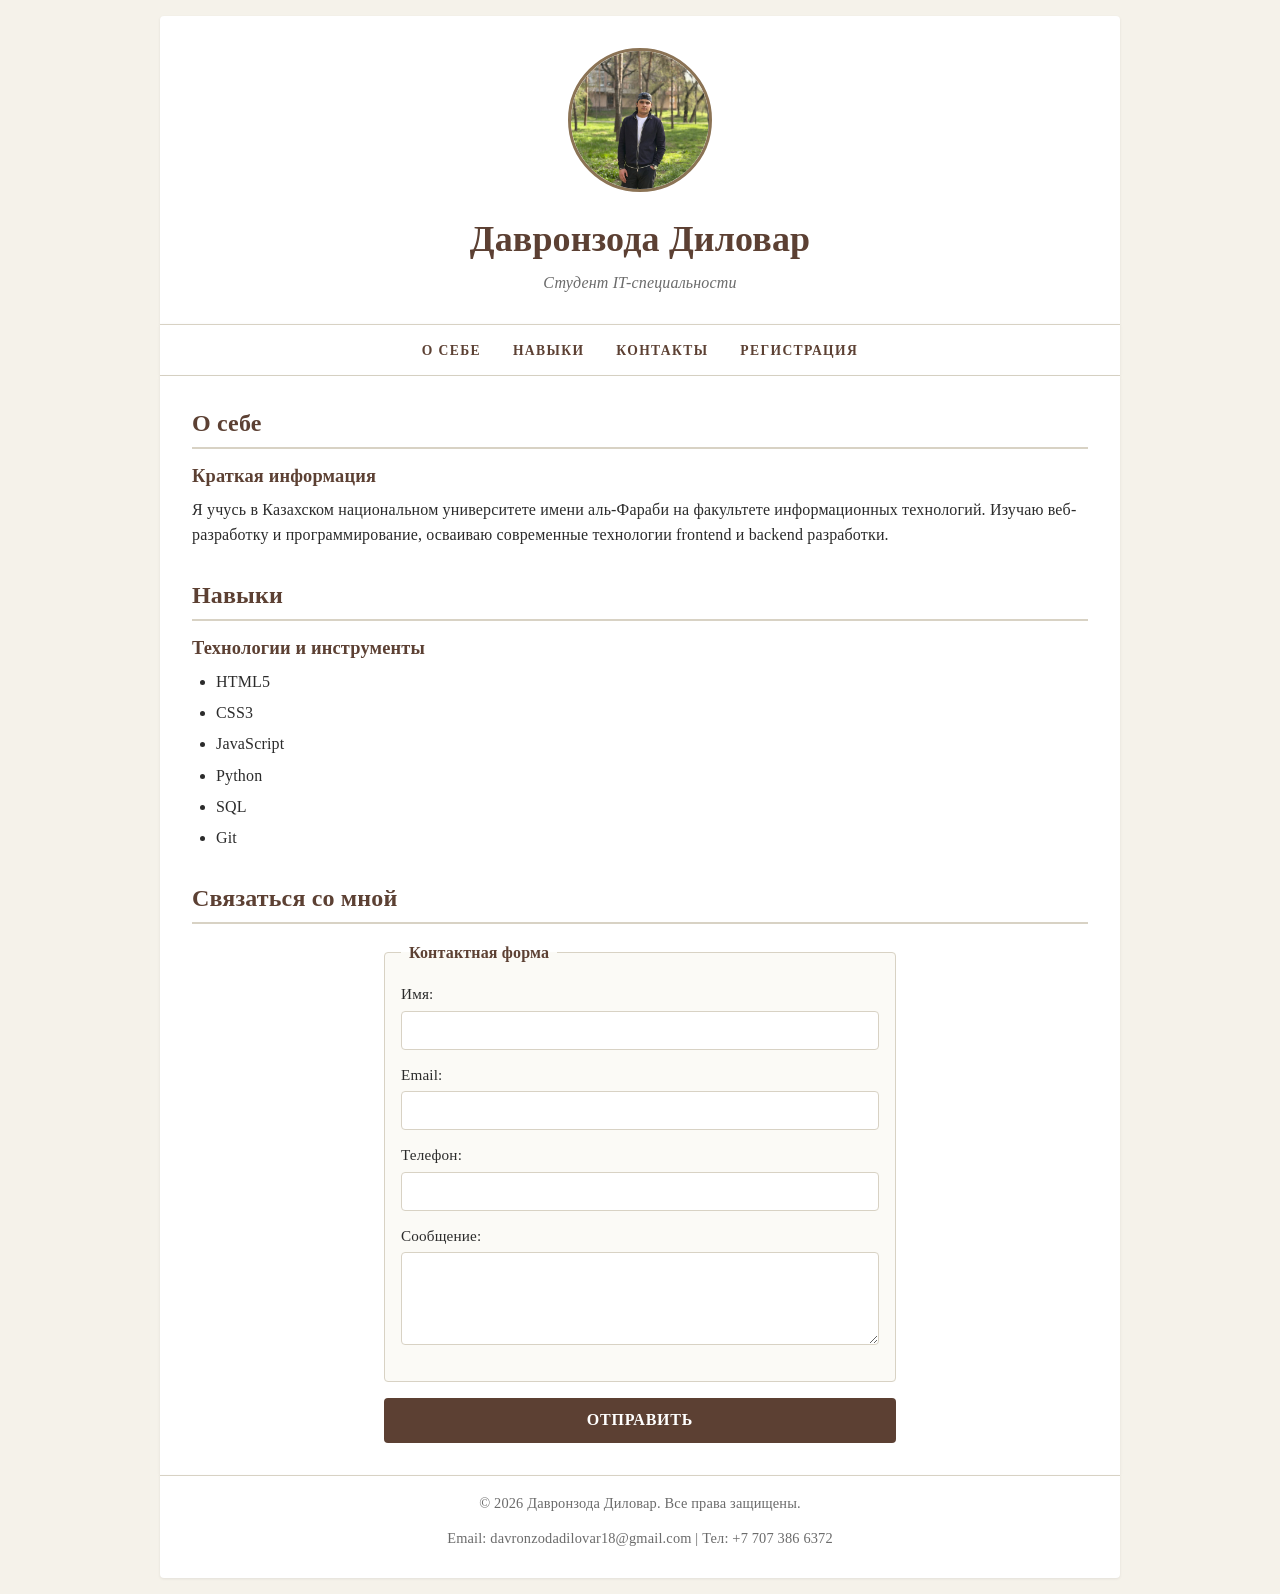
<file: index.html>
<!DOCTYPE html>
<html lang="ru">
<head>
    <meta charset="UTF-8">
    <meta name="viewport" content="width=device-width, initial-scale=1.0">
    <title>Резюме — Давронзода Диловар</title>
    <link rel="stylesheet" href="styles/main.css">
</head>
<body>

    <header>
        <img src="assets/avatar.jpg" alt="Фотография Давронзода Диловар" width="150" height="150">
        <h1>Давронзода Диловар</h1>
        <p>Студент IT-специальности</p>
    </header>

    <nav>
        <ul>
            <li><a href="#about">О себе</a></li>
            <li><a href="#skills">Навыки</a></li>
            <li><a href="#contact">Контакты</a></li>
            <li><a href="register.html">Регистрация</a></li>
        </ul>
    </nav>

    <main>

        <section id="about">
            <h2>О себе</h2>
            <article>
                <h3>Краткая информация</h3>
                <p>
                    Я учусь в Казахском национальном университете имени аль-Фараби
                    на факультете информационных технологий. Изучаю веб-разработку
                    и программирование, осваиваю современные технологии frontend
                    и backend разработки.
                </p>
            </article>
        </section>

        <section id="skills">
            <h2>Навыки</h2>
            <article>
                <h3>Технологии и инструменты</h3>
                <ul>
                    <li>HTML5</li>
                    <li>CSS3</li>
                    <li>JavaScript</li>
                    <li>Python</li>
                    <li>SQL</li>
                    <li>Git</li>
                </ul>
            </article>
        </section>

        <section id="contact">
            <h2>Связаться со мной</h2>
            <form action="#" method="post">

                <fieldset>
                    <legend>Контактная форма</legend>

                    <div>
                        <label for="name">Имя:</label>
                        <input type="text" id="name" name="name" required>
                    </div>

                    <div>
                        <label for="email">Email:</label>
                        <input type="email" id="email" name="email" required>
                    </div>

                    <div>
                        <label for="phone">Телефон:</label>
                        <input type="tel" id="phone" name="phone" required>
                    </div>

                    <div>
                        <label for="message">Сообщение:</label>
                        <textarea id="message" name="message" rows="4" required></textarea>
                    </div>
                </fieldset>

                <button type="submit">Отправить</button>

            </form>
        </section>

    </main>

    <footer>
        <p>&copy; 2026 Давронзода Диловар. Все права защищены.</p>
        <p>Email: davronzodadilovar18@gmail.com | Тел: +7 707 386 6372</p>
    </footer>

</body>
</html>
</file>
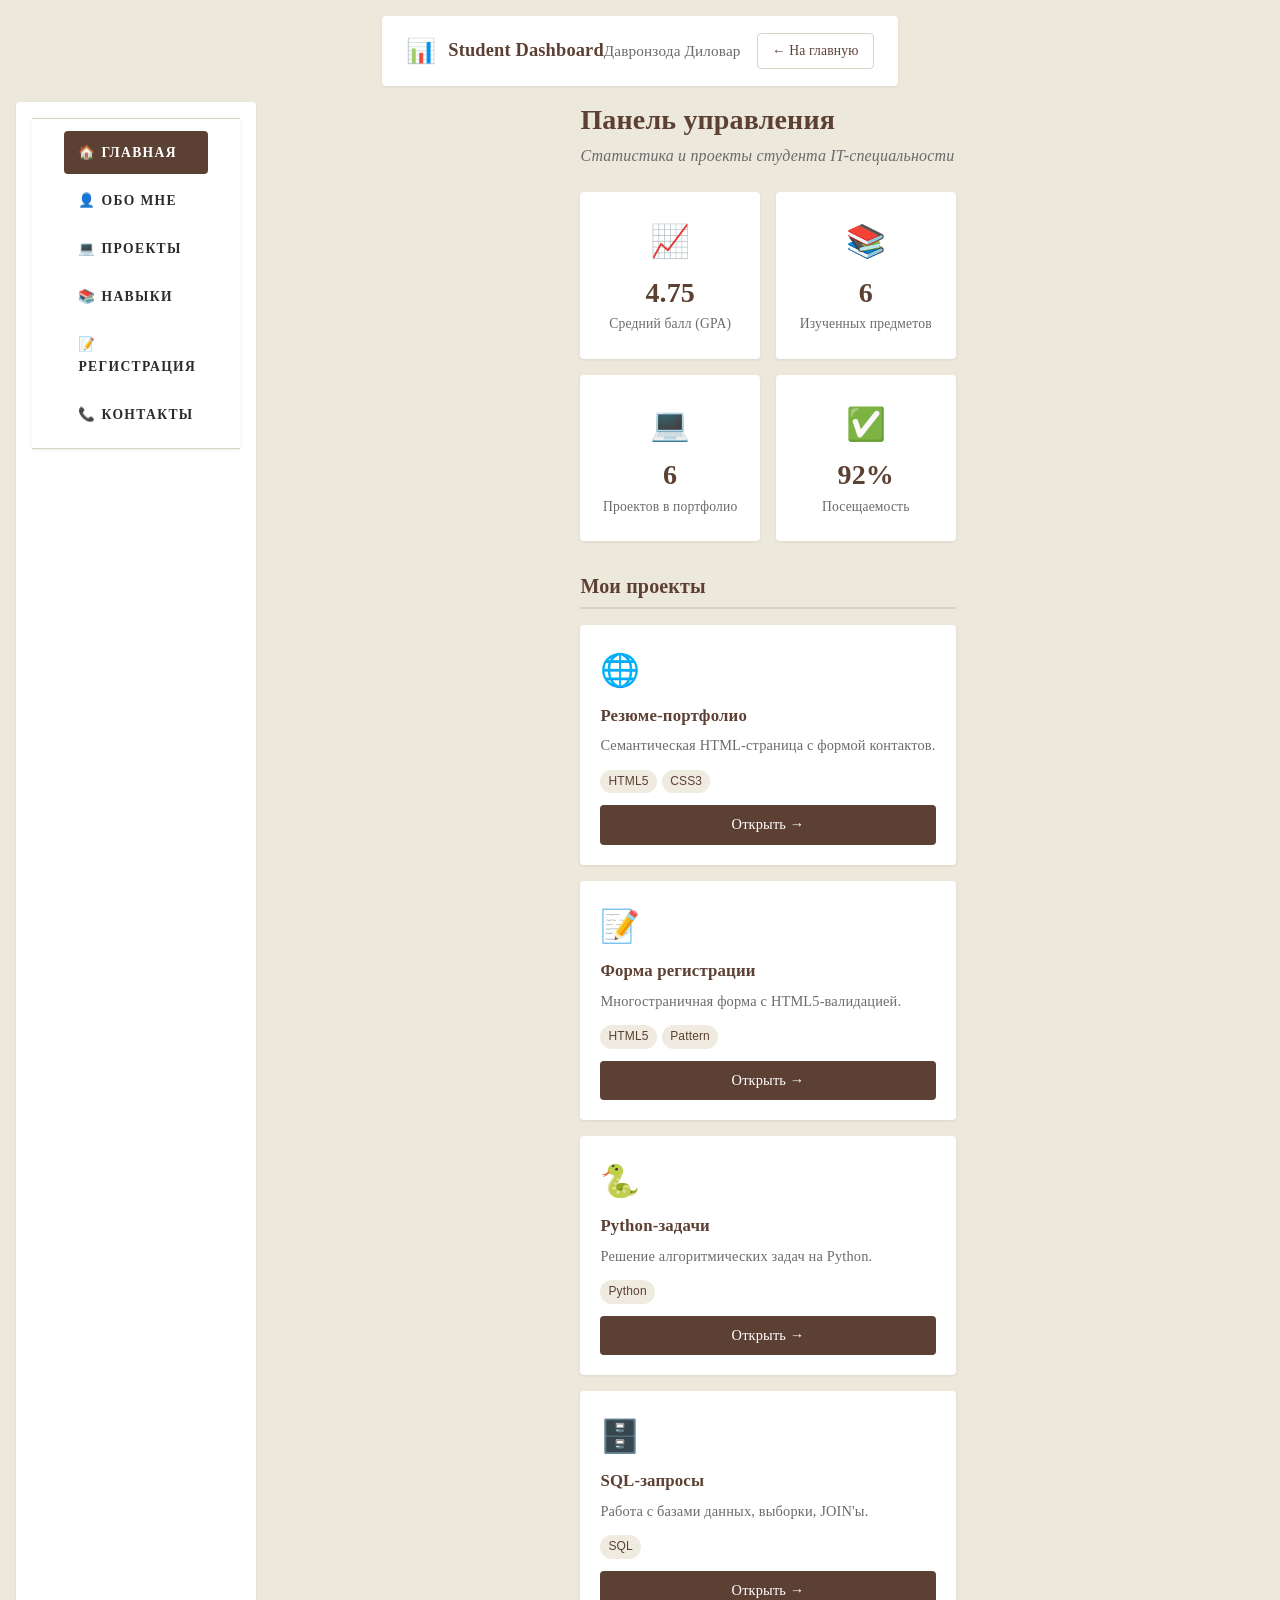
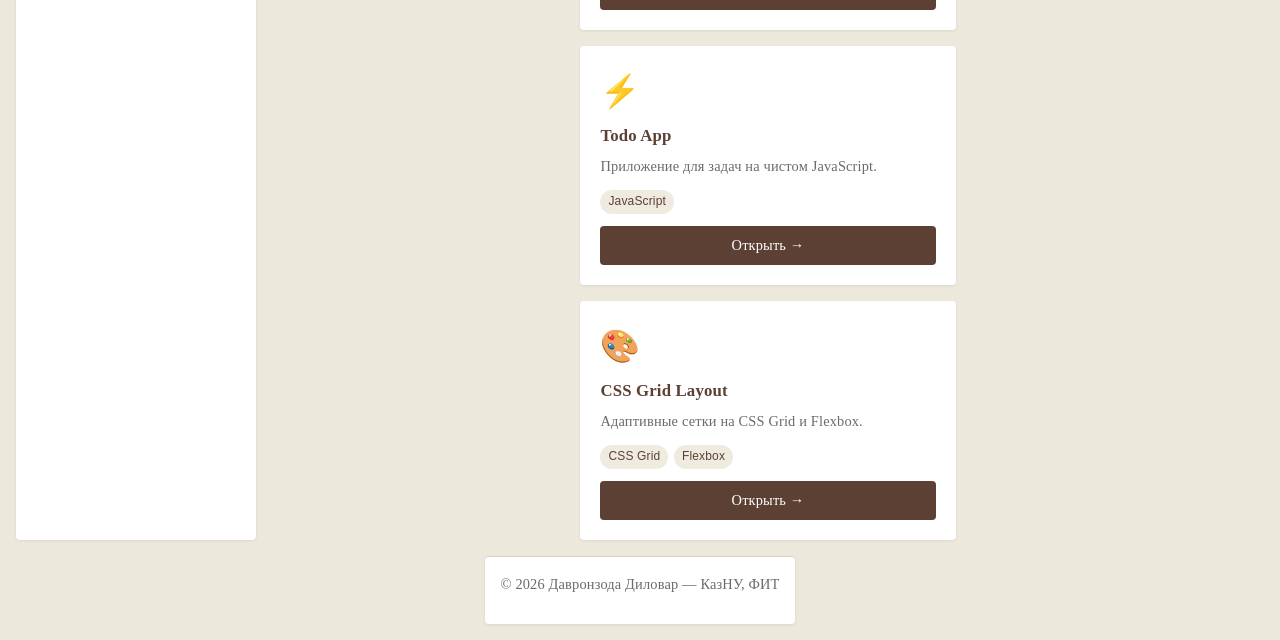
<file: dashboard.html>
<!DOCTYPE html>
<html lang="ru">
<head>
    <meta charset="UTF-8">
    <meta name="viewport" content="width=device-width, initial-scale=1.0">
    <title>Дашборд студента — Давронзода Диловар</title>
    <link rel="stylesheet" href="styles/main.css">
    <link rel="stylesheet" href="styles/layout.css">
</head>
<body class="dashboard-body">

    <div class="dashboard">

        <!-- ВЕРХНЯЯ ПАНЕЛЬ -->
        <header class="dash-header">
            <div class="dash-logo">
                <span class="logo-icon">📊</span>
                <span class="logo-text">Student Dashboard</span>
            </div>
            <div class="dash-user">
                <span class="user-name">Давронзода Диловар</span>
                <a href="index.html" class="btn-outline">← На главную</a>
            </div>
        </header>

        <!-- ЛЕВОЕ МЕНЮ -->
        <aside class="dash-sidebar">
            <nav>
                <ul class="sidebar-menu">
                    <li><a href="#" class="active">🏠 Главная</a></li>
                    <li><a href="index.html">👤 Обо мне</a></li>
                    <li><a href="#">💻 Проекты</a></li>
                    <li><a href="#">📚 Навыки</a></li>
                    <li><a href="register.html">📝 Регистрация</a></li>
                    <li><a href="#">📞 Контакты</a></li>
                </ul>
            </nav>
        </aside>

        <!-- ЦЕНТРАЛЬНАЯ ОБЛАСТЬ -->
        <main class="dash-main">

            <h1 class="dash-title">Панель управления</h1>
            <p class="dash-subtitle">Статистика и проекты студента IT-специальности</p>

            <!-- СТАТИСТИКА -->
            <section class="stats-grid">

                <article class="stat-card">
                    <div class="stat-icon">📈</div>
                    <div class="stat-value">4.75</div>
                    <div class="stat-label">Средний балл (GPA)</div>
                </article>

                <article class="stat-card">
                    <div class="stat-icon">📚</div>
                    <div class="stat-value">6</div>
                    <div class="stat-label">Изученных предметов</div>
                </article>

                <article class="stat-card">
                    <div class="stat-icon">💻</div>
                    <div class="stat-value">6</div>
                    <div class="stat-label">Проектов в портфолио</div>
                </article>

                <article class="stat-card">
                    <div class="stat-icon">✅</div>
                    <div class="stat-value">92%</div>
                    <div class="stat-label">Посещаемость</div>
                </article>

            </section>

            <!-- ПРОЕКТЫ -->
            <section class="projects-section">

                <h2 class="section-heading">Мои проекты</h2>

                <div class="projects-grid">

                    <article class="project-card">
                        <div class="project-icon">🌐</div>
                        <h3 class="project-title">Резюме-портфолио</h3>
                        <p class="project-desc">Семантическая HTML-страница с формой контактов.</p>
                        <div class="project-tags">
                            <span class="tag">HTML5</span>
                            <span class="tag">CSS3</span>
                        </div>
                        <a href="index.html" class="btn-card">Открыть →</a>
                    </article>

                    <article class="project-card">
                        <div class="project-icon">📝</div>
                        <h3 class="project-title">Форма регистрации</h3>
                        <p class="project-desc">Многостраничная форма с HTML5-валидацией.</p>
                        <div class="project-tags">
                            <span class="tag">HTML5</span>
                            <span class="tag">Pattern</span>
                        </div>
                        <a href="register.html" class="btn-card">Открыть →</a>
                    </article>

                    <article class="project-card">
                        <div class="project-icon">🐍</div>
                        <h3 class="project-title">Python-задачи</h3>
                        <p class="project-desc">Решение алгоритмических задач на Python.</p>
                        <div class="project-tags">
                            <span class="tag">Python</span>
                        </div>
                        <a href="#" class="btn-card">Открыть →</a>
                    </article>

                    <article class="project-card">
                        <div class="project-icon">🗄️</div>
                        <h3 class="project-title">SQL-запросы</h3>
                        <p class="project-desc">Работа с базами данных, выборки, JOIN'ы.</p>
                        <div class="project-tags">
                            <span class="tag">SQL</span>
                        </div>
                        <a href="#" class="btn-card">Открыть →</a>
                    </article>

                    <article class="project-card">
                        <div class="project-icon">⚡</div>
                        <h3 class="project-title">Todo App</h3>
                        <p class="project-desc">Приложение для задач на чистом JavaScript.</p>
                        <div class="project-tags">
                            <span class="tag">JavaScript</span>
                        </div>
                        <a href="#" class="btn-card">Открыть →</a>
                    </article>

                    <article class="project-card">
                        <div class="project-icon">🎨</div>
                        <h3 class="project-title">CSS Grid Layout</h3>
                        <p class="project-desc">Адаптивные сетки на CSS Grid и Flexbox.</p>
                        <div class="project-tags">
                            <span class="tag">CSS Grid</span>
                            <span class="tag">Flexbox</span>
                        </div>
                        <a href="#" class="btn-card">Открыть →</a>
                    </article>

                </div>
            </section>

        </main>

        <!-- ФУТЕР -->
        <footer class="dash-footer">
            <p>&copy; 2026 Давронзода Диловар — КазНУ, ФИТ</p>
        </footer>

    </div>

</body>
</html>
</file>
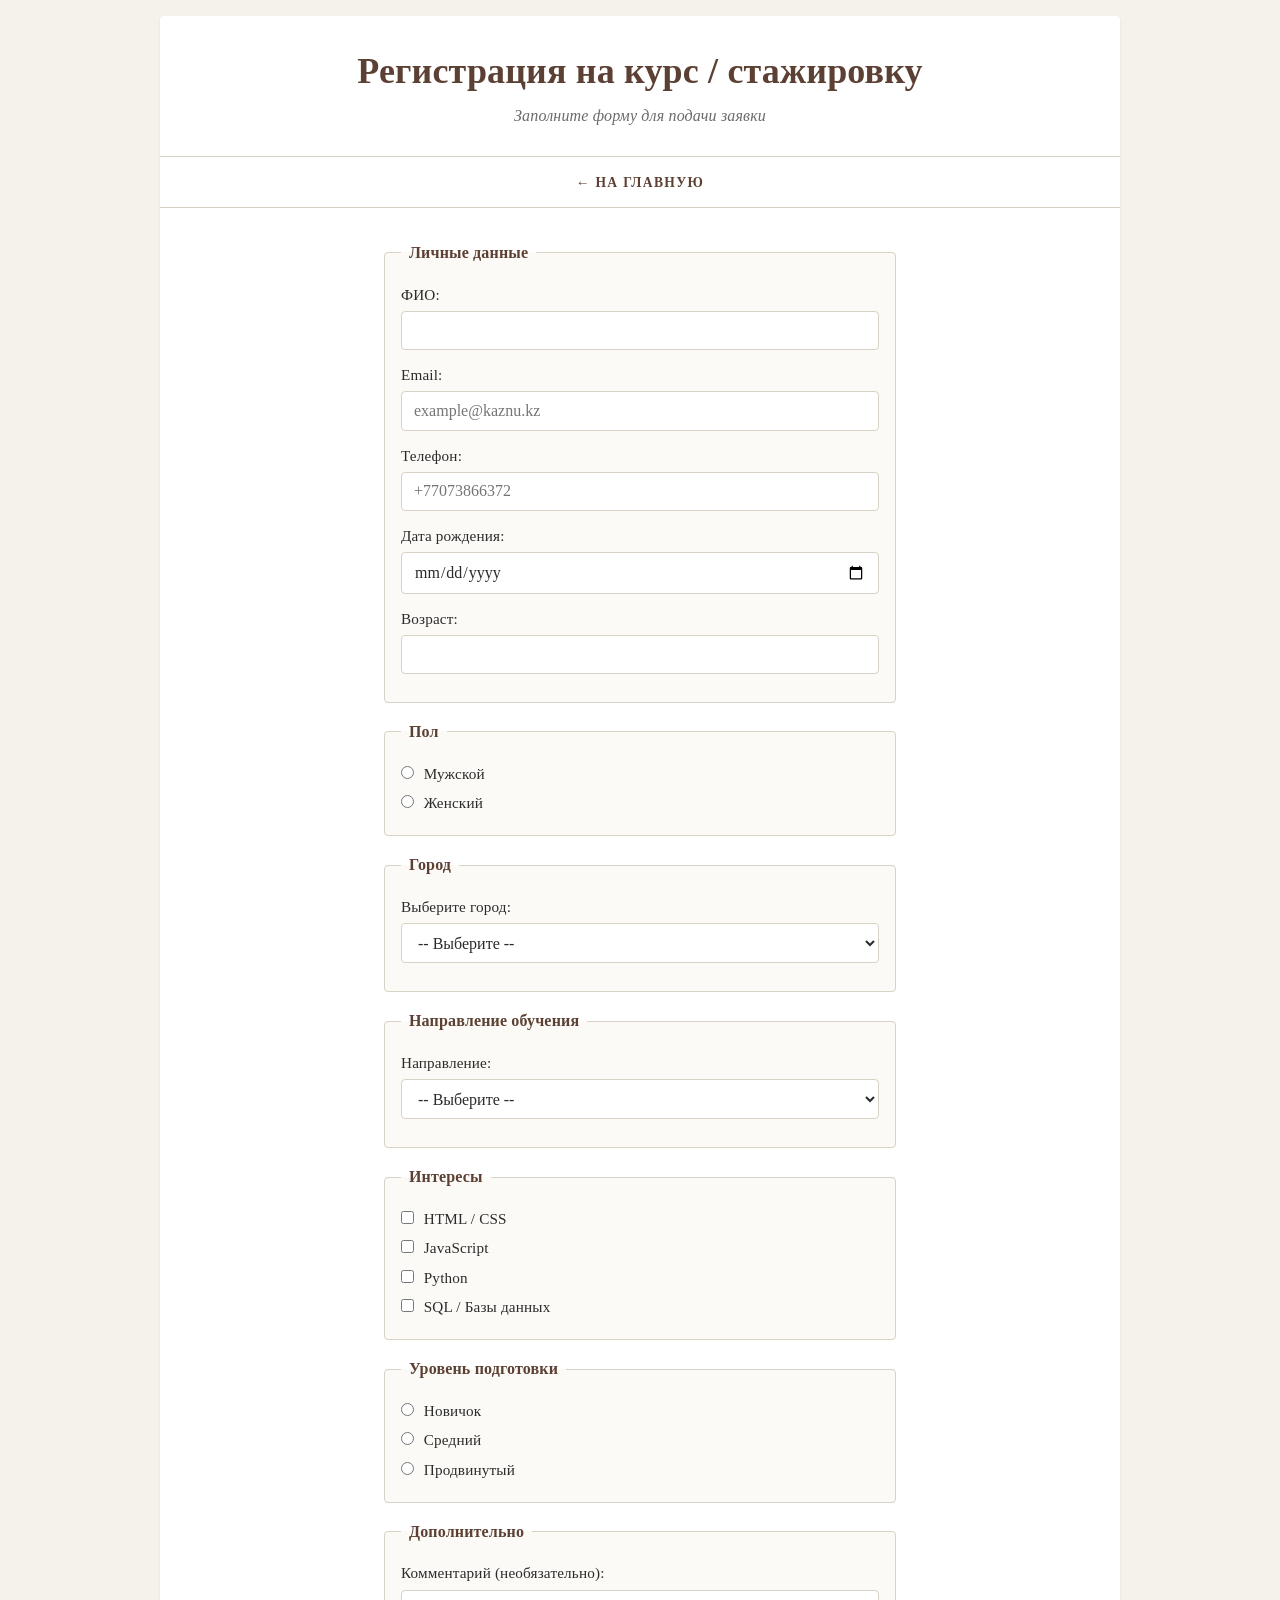
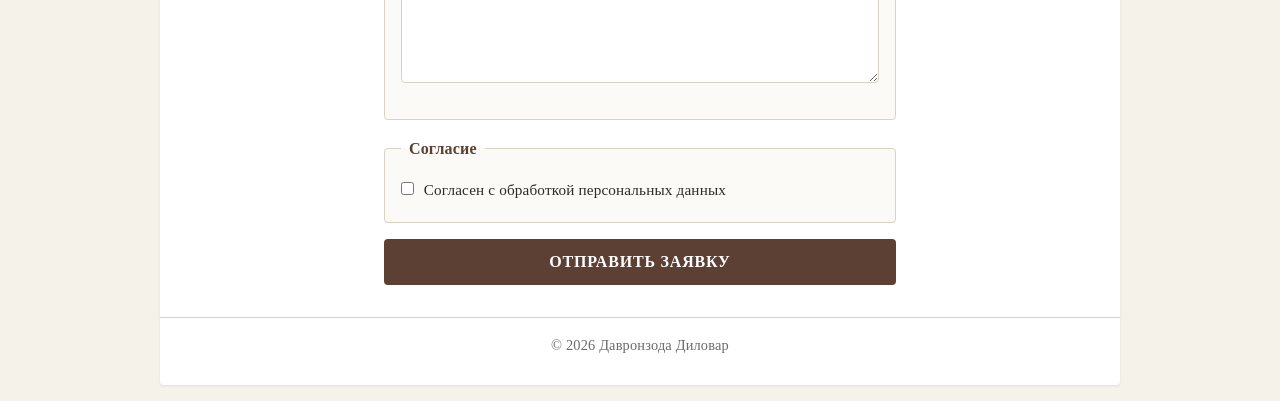
<file: register.html>
<!DOCTYPE html>
<html lang="ru">
<head>
    <meta charset="UTF-8">
    <meta name="viewport" content="width=device-width, initial-scale=1.0">
    <title>Регистрация на курс — Давронзода Диловар</title>
    <link rel="stylesheet" href="styles/main.css">
</head>
<body>

    <header>
        <h1>Регистрация на курс / стажировку</h1>
        <p>Заполните форму для подачи заявки</p>
    </header>

    <nav>
        <ul>
            <li><a href="index.html">← На главную</a></li>
        </ul>
    </nav>

    <main>

        <form action="#" method="post">

            <fieldset>
                <legend>Личные данные</legend>

                <div>
                    <label for="fullname">ФИО:</label>
                    <input type="text" id="fullname" name="fullname"
                           minlength="3" maxlength="80"
                           pattern="[А-Яа-яЁёA-Za-z\s\-]+"
                           required>
                </div>

                <div>
                    <label for="email">Email:</label>
                    <input type="email" id="email" name="email"
                           placeholder="example@kaznu.kz"
                           required>
                </div>

                <div>
                    <label for="phone">Телефон:</label>
                    <input type="tel" id="phone" name="phone"
                           pattern="\+?[0-9]{10,15}"
                           placeholder="+77073866372"
                           required>
                </div>

                <div>
                    <label for="birthdate">Дата рождения:</label>
                    <input type="date" id="birthdate" name="birthdate"
                           min="1950-01-01" max="2010-12-31"
                           required>
                </div>

                <div>
                    <label for="age">Возраст:</label>
                    <input type="number" id="age" name="age"
                           min="14" max="80"
                           required>
                </div>

            </fieldset>

            <fieldset>
                <legend>Пол</legend>

                <input type="radio" id="male" name="gender" value="male" required>
                <label for="male">Мужской</label><br>

                <input type="radio" id="female" name="gender" value="female">
                <label for="female">Женский</label>
            </fieldset>

            <fieldset>
                <legend>Город</legend>

                <label for="city">Выберите город:</label>
                <select id="city" name="city" required>
                    <option value="">-- Выберите --</option>
                    <option value="almaty">Алматы</option>
                    <option value="astana">Астана</option>
                    <option value="shymkent">Шымкент</option>
                    <option value="karaganda">Караганда</option>
                    <option value="other">Другой</option>
                </select>
            </fieldset>

            <fieldset>
                <legend>Направление обучения</legend>

                <label for="direction">Направление:</label>
                <select id="direction" name="direction" required>
                    <option value="">-- Выберите --</option>
                    <option value="frontend">Frontend-разработка</option>
                    <option value="backend">Backend-разработка</option>
                    <option value="mobile">Мобильная разработка</option>
                    <option value="data">Data Science</option>
                    <option value="devops">DevOps</option>
                </select>
            </fieldset>

            <fieldset>
                <legend>Интересы</legend>

                <input type="checkbox" id="interest-html" name="interests" value="html">
                <label for="interest-html">HTML / CSS</label><br>

                <input type="checkbox" id="interest-js" name="interests" value="js">
                <label for="interest-js">JavaScript</label><br>

                <input type="checkbox" id="interest-python" name="interests" value="python">
                <label for="interest-python">Python</label><br>

                <input type="checkbox" id="interest-sql" name="interests" value="sql">
                <label for="interest-sql">SQL / Базы данных</label>
            </fieldset>

            <fieldset>
                <legend>Уровень подготовки</legend>

                <input type="radio" id="level-beginner" name="level" value="beginner" required>
                <label for="level-beginner">Новичок</label><br>

                <input type="radio" id="level-middle" name="level" value="middle">
                <label for="level-middle">Средний</label><br>

                <input type="radio" id="level-advanced" name="level" value="advanced">
                <label for="level-advanced">Продвинутый</label>
            </fieldset>

            <fieldset>
                <legend>Дополнительно</legend>

                <label for="comment">Комментарий (необязательно):</label>
                <textarea id="comment" name="comment" rows="4" maxlength="500"></textarea>
            </fieldset>

            <fieldset>
                <legend>Согласие</legend>

                <input type="checkbox" id="agree" name="agree" value="yes" required>
                <label for="agree">Согласен с обработкой персональных данных</label>
            </fieldset>

            <button type="submit">Отправить заявку</button>

        </form>

    </main>

    <footer>
        <p>&copy; 2026 Давронзода Диловар</p>
    </footer>

</body>
</html>
</file>
<file: styles/main.css>
/* ============================================
   ЛР №4 — CSS3 стилизация резюме
   Стиль: Classic (бежево-серый)
   ============================================ */

/* ===== 1. СБРОС И БАЗА ===== */
*,
*::before,
*::after {
    box-sizing: border-box;
    margin: 0;
    padding: 0;
}

/* ===== 2. ПЕРЕМЕННЫЕ ===== */
:root {
    /* Цвета */
    --bg-color: #f5f2ea;
    --surface-color: #ffffff;
    --text-color: #2b2b2b;
    --text-muted: #6b6b6b;
    --primary-color: #5c4033;
    --accent-color: #8b7355;
    --border-color: #d8d2c4;

    /* Типографика */
    --font-main: 'Georgia', 'Times New Roman', serif;
    --font-heading: 'Georgia', serif;
    --line-height: 1.6;

    /* Отступы (в rem) */
    --base-padding: 1rem;
    --section-padding: 2rem;
    --container-max: 60rem;
    --base-radius: 0.25rem;

    /* Тени */
    --shadow-sm: 0 1px 3px rgba(0, 0, 0, 0.08);
    --shadow-md: 0 4px 12px rgba(0, 0, 0, 0.1);
}

/* ===== 3. ТИПОГРАФИКА И БАЗА ===== */
body {
    font-family: var(--font-main);
    line-height: var(--line-height);
    letter-spacing: 0.01em;
    color: var(--text-color);
    background-color: var(--bg-color);
    padding: var(--base-padding);
}

h1, h2, h3 {
    font-family: var(--font-heading);
    line-height: 1.3;
    color: var(--primary-color);
}

h1 { font-size: 2.25rem; margin-bottom: 0.5rem; }
h2 { font-size: 1.5rem; margin-bottom: 1rem; padding-bottom: 0.5rem; border-bottom: 2px solid var(--border-color); }
h3 { font-size: 1.15rem; margin-bottom: 0.5rem; }

p { margin-bottom: 0.75rem; }

a {
    color: var(--primary-color);
    text-decoration: none;
    border-bottom: 1px dotted var(--accent-color);
}
a:hover { color: var(--accent-color); }

/* ===== 4. МАКРО-КОНТЕЙНЕРЫ ===== */
header,
nav,
main,
footer {
    max-width: var(--container-max);
    margin: 0 auto;
    background-color: var(--surface-color);
    padding: var(--base-padding) var(--section-padding);
    box-shadow: var(--shadow-sm);
}

header {
    text-align: center;
    padding-top: var(--section-padding);
    border-radius: var(--base-radius) var(--base-radius) 0 0;
}

header img {
    width: 9rem;
    height: 9rem;
    border-radius: 50%;
    object-fit: cover;
    border: 3px solid var(--accent-color);
    margin-bottom: var(--base-padding);
}

header p {
    color: var(--text-muted);
    font-style: italic;
}

/* ===== 5. НАВИГАЦИЯ ===== */
nav {
    border-top: 1px solid var(--border-color);
    border-bottom: 1px solid var(--border-color);
    padding: 0.75rem var(--section-padding);
}

nav ul {
    list-style: none;
    display: flex;
    justify-content: center;
    gap: 2rem;
}

nav a {
    border: none;
    font-weight: bold;
    text-transform: uppercase;
    font-size: 0.85rem;
    letter-spacing: 0.1em;
}

/* ===== 6. СЕКЦИИ ===== */
main {
    padding: var(--section-padding);
}

section {
    margin-bottom: var(--section-padding);
}

section:last-child { margin-bottom: 0; }

article ul {
    padding-left: 1.5rem;
}

article ul li {
    margin-bottom: 0.35rem;
}

/* ===== 7. ФОРМЫ ===== */
form {
    max-width: 32rem;
    margin: 0 auto;
}

fieldset {
    border: 1px solid var(--border-color);
    border-radius: var(--base-radius);
    padding: var(--base-padding);
    margin-bottom: var(--base-padding);
    background-color: #fbfaf6;
}

legend {
    font-weight: bold;
    color: var(--primary-color);
    padding: 0 0.5rem;
}

label {
    display: inline-block;
    margin-bottom: 0.25rem;
    font-size: 0.95rem;
}

input[type="text"],
input[type="email"],
input[type="tel"],
input[type="date"],
input[type="number"],
select,
textarea {
    width: 100%;
    padding: 0.6rem 0.75rem;
    border: 1px solid var(--border-color);
    border-radius: var(--base-radius);
    font-family: inherit;
    font-size: 1rem;
    background-color: var(--surface-color);
    color: var(--text-color);
    margin-bottom: 0.75rem;
}

input:focus,
select:focus,
textarea:focus {
    outline: none;
    border-color: var(--accent-color);
    box-shadow: 0 0 0 2px rgba(139, 115, 85, 0.15);
}

input[type="radio"],
input[type="checkbox"] {
    margin-right: 0.35rem;
    accent-color: var(--accent-color);
}

textarea {
    resize: vertical;
    min-height: 5rem;
}

button[type="submit"] {
    display: block;
    width: 100%;
    padding: 0.85rem 1.5rem;
    background-color: var(--primary-color);
    color: #fff;
    border: none;
    border-radius: var(--base-radius);
    font-family: inherit;
    font-size: 1rem;
    font-weight: bold;
    letter-spacing: 0.05em;
    text-transform: uppercase;
    cursor: pointer;
    transition: background-color 0.2s ease;
}

button[type="submit"]:hover {
    background-color: var(--accent-color);
}

/* ===== 8. ФУТЕР ===== */
footer {
    text-align: center;
    padding: var(--base-padding);
    font-size: 0.9rem;
    color: var(--text-muted);
    border-top: 1px solid var(--border-color);
    border-radius: 0 0 var(--base-radius) var(--base-radius);
}

/* ===== 9. АДАПТИВ ===== */
@media (max-width: 48rem) {
    body { padding: 0; }

    header,
    nav,
    main,
    footer {
        border-radius: 0;
        box-shadow: none;
        padding-left: var(--base-padding);
        padding-right: var(--base-padding);
    }

    h1 { font-size: 1.75rem; }
    h2 { font-size: 1.25rem; }

    nav ul {
        flex-direction: column;
        gap: 0.5rem;
        align-items: center;
    }

    header img {
        width: 7rem;
        height: 7rem;
    }
}
</file>
<file: styles/layout.css>
/* ============================================
   ЛР №5 — Grid + Flexbox для дашборда
   ============================================ */

/* ===== 1. БАЗА ДЛЯ ДАШБОРДА ===== */
.dashboard-body {
    background-color: #ede8dc;
    min-height: 100vh;
    margin: 0;
    padding: 1rem;
}

/* ===== 2. МАКРОСТРУКТУРА — CSS GRID ===== */
.dashboard {
    display: grid;
    grid-template-areas:
        "header  header"
        "sidebar main"
        "footer  footer";
    grid-template-columns: 15rem 1fr;
    grid-template-rows: auto 1fr auto;
    gap: 1rem;
    max-width: 80rem;
    margin: 0 auto;
    min-height: calc(100vh - 2rem);
}

.dashboard > .dash-header  { grid-area: header; }
.dashboard > .dash-sidebar { grid-area: sidebar; }
.dashboard > .dash-main    { grid-area: main; }
.dashboard > .dash-footer  { grid-area: footer; }

/* ===== 3. ВЕРХНЯЯ ПАНЕЛЬ — FLEXBOX ===== */
.dash-header {
    display: flex;
    justify-content: space-between;
    align-items: center;
    background-color: var(--surface-color);
    padding: 1rem 1.5rem;
    border-radius: var(--base-radius);
    box-shadow: var(--shadow-sm);
}

.dash-logo {
    display: flex;
    align-items: center;
    gap: 0.75rem;
    font-weight: bold;
    font-size: 1.15rem;
    color: var(--primary-color);
}

.logo-icon { font-size: 1.5rem; }

.dash-user {
    display: flex;
    align-items: center;
    gap: 1rem;
    font-size: 0.95rem;
}

.user-name { color: var(--text-muted); }

/* ===== 4. ЛЕВОЕ МЕНЮ ===== */
.dash-sidebar {
    background-color: var(--surface-color);
    border-radius: var(--base-radius);
    box-shadow: var(--shadow-sm);
    padding: 1rem;
}

.sidebar-menu {
    list-style: none;
    display: flex;
    flex-direction: column;
    gap: 0.35rem;
}

.sidebar-menu a {
    display: block;
    padding: 0.65rem 0.9rem;
    border-radius: var(--base-radius);
    color: var(--text-color);
    border: none;
    transition: background-color 0.2s, color 0.2s;
}

.sidebar-menu a:hover {
    background-color: #f0ebe0;
    color: var(--primary-color);
}

.sidebar-menu a.active {
    background-color: var(--primary-color);
    color: #fff;
}

/* ===== 5. ЦЕНТРАЛЬНАЯ ОБЛАСТЬ ===== */
.dash-main {
    background-color: transparent;
    padding: 0;
    box-shadow: none;
    max-width: none;
}

.dash-title {
    font-size: 1.75rem;
    margin-bottom: 0.25rem;
    color: var(--primary-color);
}

.dash-subtitle {
    color: var(--text-muted);
    margin-bottom: 1.5rem;
    font-style: italic;
}

/* ===== 6. СЕТКА СТАТИСТИКИ — GRID ===== */
.stats-grid {
    display: grid;
    grid-template-columns: repeat(auto-fit, minmax(11rem, 1fr));
    gap: 1rem;
    margin-bottom: 2rem;
}

.stat-card {
    display: flex;
    flex-direction: column;
    align-items: center;
    justify-content: center;
    text-align: center;
    background-color: var(--surface-color);
    padding: 1.5rem 1rem;
    border-radius: var(--base-radius);
    box-shadow: var(--shadow-sm);
    transition: transform 0.2s, box-shadow 0.2s;
}

.stat-card:hover {
    transform: translateY(-3px);
    box-shadow: var(--shadow-md);
}

.stat-icon { font-size: 2rem; margin-bottom: 0.5rem; }

.stat-value {
    font-size: 1.75rem;
    font-weight: bold;
    color: var(--primary-color);
    line-height: 1.2;
}

.stat-label {
    font-size: 0.85rem;
    color: var(--text-muted);
    margin-top: 0.25rem;
}

/* ===== 7. СЕТКА ПРОЕКТОВ — GRID ===== */
.section-heading {
    font-size: 1.25rem;
    margin-bottom: 1rem;
    color: var(--primary-color);
    border-bottom: 2px solid var(--border-color);
    padding-bottom: 0.5rem;
}

.projects-grid {
    display: grid;
    grid-template-columns: repeat(auto-fit, minmax(15rem, 1fr));
    gap: 1rem;
}

/* ===== 8. КАРТОЧКА ПРОЕКТА — FLEXBOX ===== */
.project-card {
    display: flex;
    flex-direction: column;
    background-color: var(--surface-color);
    padding: 1.25rem;
    border-radius: var(--base-radius);
    box-shadow: var(--shadow-sm);
    transition: transform 0.2s, box-shadow 0.2s;
}

.project-card:hover {
    transform: translateY(-3px);
    box-shadow: var(--shadow-md);
}

.project-icon {
    font-size: 2rem;
    margin-bottom: 0.5rem;
}

.project-title {
    font-size: 1.05rem;
    margin-bottom: 0.5rem;
    color: var(--primary-color);
}

.project-desc {
    font-size: 0.9rem;
    color: var(--text-muted);
    flex-grow: 1;
    margin-bottom: 0.75rem;
}

.project-tags {
    display: flex;
    flex-wrap: wrap;
    gap: 0.35rem;
    margin-bottom: 0.75rem;
}

.tag {
    display: inline-block;
    padding: 0.15rem 0.5rem;
    background-color: #f0ebe0;
    color: var(--primary-color);
    border-radius: 999px;
    font-size: 0.75rem;
    font-family: sans-serif;
}

.btn-card {
    display: block;
    text-align: center;
    padding: 0.5rem 1rem;
    background-color: var(--primary-color);
    color: #fff;
    border: none;
    border-radius: var(--base-radius);
    font-size: 0.9rem;
    text-decoration: none;
    transition: background-color 0.2s;
}

.btn-card:hover {
    background-color: var(--accent-color);
    color: #fff;
}

.btn-outline {
    padding: 0.4rem 0.9rem;
    border: 1px solid var(--border-color);
    border-radius: var(--base-radius);
    color: var(--primary-color);
    text-decoration: none;
    font-size: 0.85rem;
    border-bottom: 1px solid var(--border-color);
    transition: background-color 0.2s;
}

.btn-outline:hover {
    background-color: #f0ebe0;
}

/* ===== 9. ФУТЕР ===== */
.dash-footer {
    text-align: center;
    padding: 1rem;
    background-color: var(--surface-color);
    border-radius: var(--base-radius);
    box-shadow: var(--shadow-sm);
    color: var(--text-muted);
    font-size: 0.9rem;
}

/* ===== 10. АДАПТИВ ===== */
@media (max-width: 48rem) {
    .dashboard-body { padding: 0.5rem; }

    .dashboard {
        grid-template-areas:
            "header"
            "main"
            "footer";
        grid-template-columns: 1fr;
        gap: 0.75rem;
    }

    .dash-sidebar {
        display: none; /* на мобильном скрываем боковое меню */
    }

    .dash-header {
        flex-direction: column;
        gap: 0.5rem;
        text-align: center;
    }

    .dash-user { flex-direction: column; gap: 0.5rem; }

    .dash-title { font-size: 1.35rem; }

    .stats-grid {
        grid-template-columns: repeat(auto-fit, minmax(8rem, 1fr));
    }

    .projects-grid {
        grid-template-columns: 1fr;
    }
}
</file>
